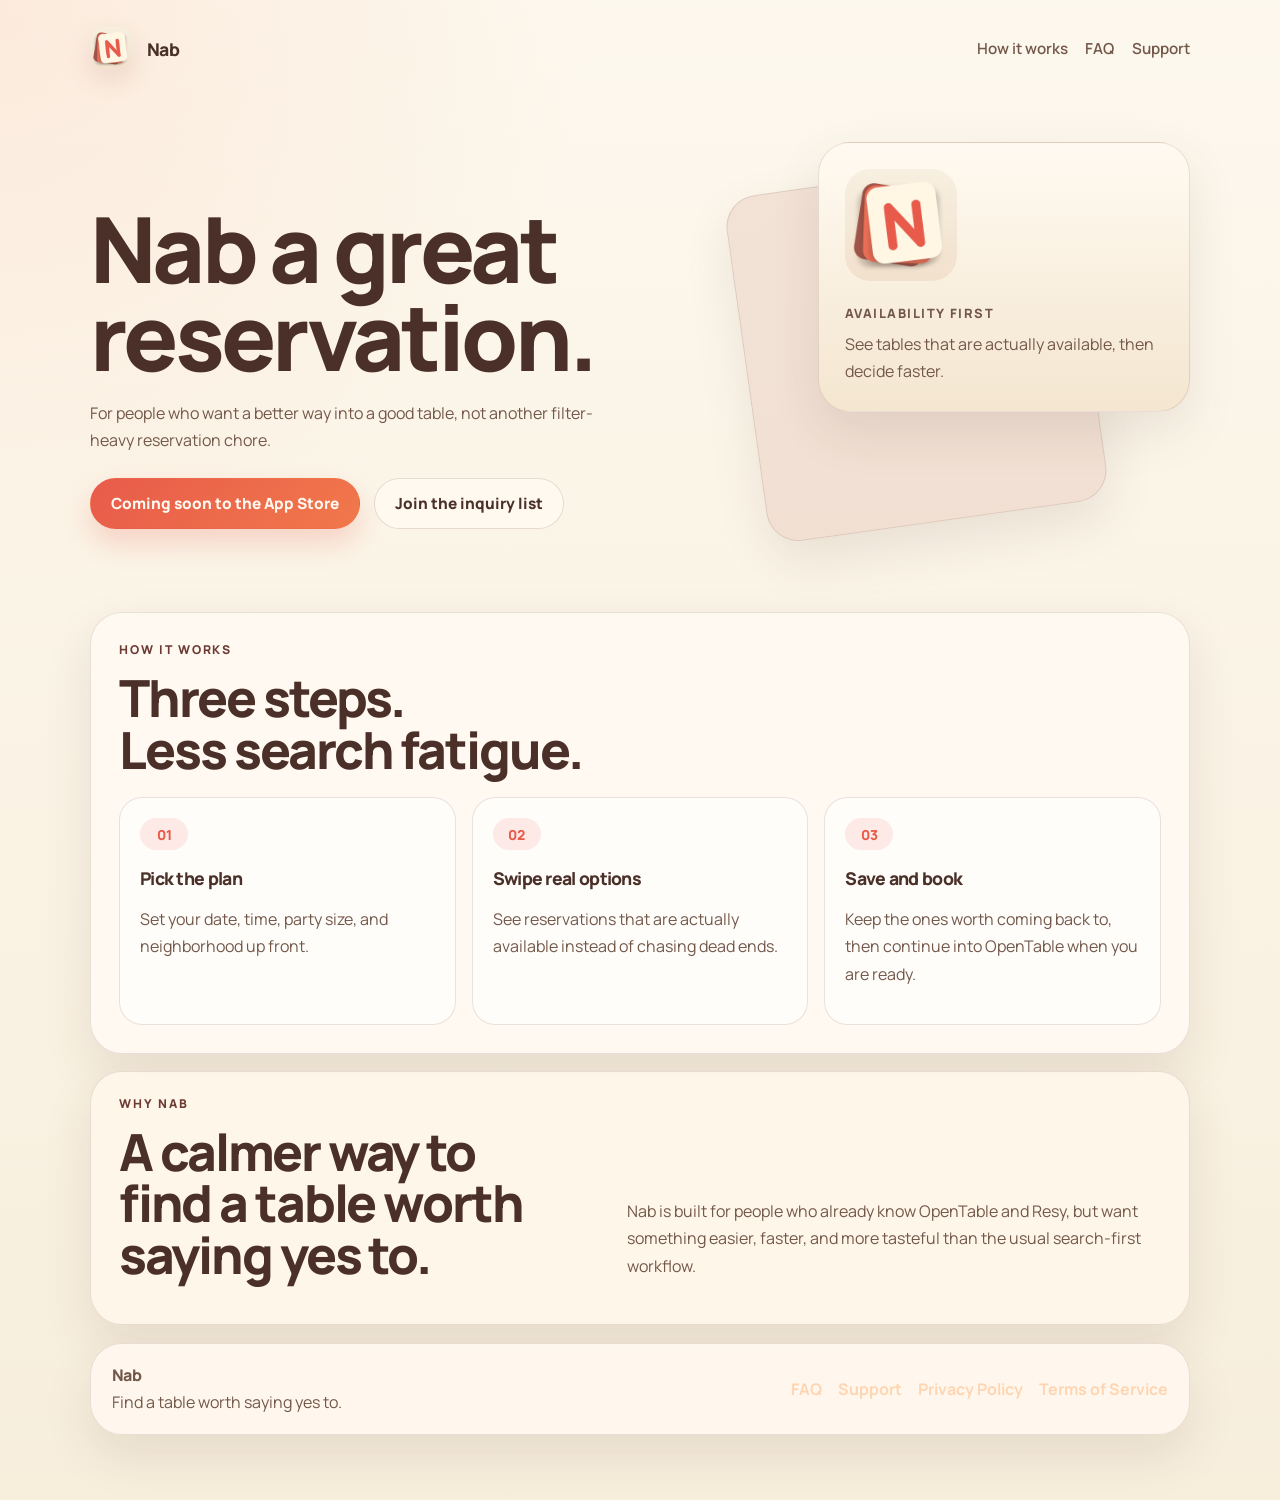
<file: index.html>
<!DOCTYPE html>
<html lang="en">
<head>
  <meta charset="UTF-8">
  <meta name="viewport" content="width=device-width, initial-scale=1.0">
  <title>Nab | Find Verified Restaurant Reservations</title>
  <meta
    name="description"
    content="Nab helps you find verified-available restaurant reservations without the usual search hunt. Swipe through real options, save the good ones, and finish booking through OpenTable."
  >
  <meta name="theme-color" content="#f7eedc">
  <meta property="og:title" content="Nab | Find Verified Restaurant Reservations">
  <meta
    property="og:description"
    content="A calmer, more tasteful way to find a restaurant reservation worth saying yes to."
  >
  <meta property="og:type" content="website">
  <meta property="og:url" content="https://nrtattrie.github.io/nab-landing-page/">
  <meta property="og:image" content="https://nrtattrie.github.io/nab-landing-page/assets/icon.png">
  <meta name="twitter:card" content="summary_large_image">
  <meta name="twitter:title" content="Nab | Find Verified Restaurant Reservations">
  <meta
    name="twitter:description"
    content="Find verified-available restaurant reservations without the usual search hunt."
  >
  <meta name="twitter:image" content="https://nrtattrie.github.io/nab-landing-page/assets/icon.png">
  <link rel="icon" type="image/png" href="assets/favicon.png">
  <link rel="preconnect" href="https://fonts.googleapis.com">
  <link rel="preconnect" href="https://fonts.gstatic.com" crossorigin>
  <link href="https://fonts.googleapis.com/css2?family=Manrope:wght@400;500;600;700;800&display=swap" rel="stylesheet">
  <link rel="stylesheet" href="styles.css">
</head>
<body>
  <div class="page-shell">
    <header class="site-header">
      <a class="brand" href="./index.html" aria-label="Nab home">
        <img src="assets/icon.png" alt="Nab app icon" class="brand-mark">
        <span>Nab</span>
      </a>
      <nav class="site-nav" aria-label="Primary">
        <a href="#how-it-works">How it works</a>
        <a href="./faq.html">FAQ</a>
        <a href="./support.html">Support</a>
      </nav>
    </header>

    <main>
      <section class="hero">
        <div class="hero-copy">
          <h1>Nab a great reservation.</h1>
          <p class="hero-note">
            For people who want a better way into a good table, not another filter-heavy reservation chore.
          </p>
          <div class="hero-actions">
            <a class="button button-primary" href="./support.html">Coming soon to the App Store</a>
            <a class="button button-secondary" href="mailto:nabreservations@gmail.com?subject=Nab%20launch%20updates">Join the inquiry list</a>
          </div>
        </div>

        <div class="hero-visual">
          <div class="hero-card hero-card-back"></div>
          <article class="hero-card hero-card-front">
            <img src="assets/icon.png" alt="Nab icon" class="hero-card-mark">
            <div class="hero-card-copy">
              <p class="hero-card-label">Availability first</p>
              <p>See tables that are actually available, then decide faster.</p>
            </div>
          </article>
        </div>
      </section>

      <section id="how-it-works" class="section section-soft">
        <div class="section-heading">
          <p class="eyebrow">How it works</p>
          <h2><span>Three steps.</span><span>Less search fatigue.</span></h2>
        </div>
        <div class="steps-grid">
          <article class="info-card">
            <span class="step-number">01</span>
            <h3>Pick the plan</h3>
            <p>Set your date, time, party size, and neighborhood up front.</p>
          </article>
          <article class="info-card">
            <span class="step-number">02</span>
            <h3>Swipe real options</h3>
            <p>See reservations that are actually available instead of chasing dead ends.</p>
          </article>
          <article class="info-card">
            <span class="step-number">03</span>
            <h3>Save and book</h3>
            <p>Keep the ones worth coming back to, then continue into OpenTable when you are ready.</p>
          </article>
        </div>
      </section>

      <section class="section section-plain section-tight">
        <div class="section-heading section-heading-split">
          <div>
            <p class="eyebrow">Why Nab</p>
            <h2>A calmer way to find a table worth saying yes to.</h2>
          </div>
          <p class="section-intro">
            Nab is built for people who already know OpenTable and Resy, but want something easier, faster, and more tasteful than the usual search-first workflow.
          </p>
        </div>
      </section>
    </main>

    <footer class="site-footer">
      <div>
        <p class="footer-title">Nab</p>
        <p>Find a table worth saying yes to.</p>
      </div>
      <div class="footer-links">
        <a href="./faq.html">FAQ</a>
        <a href="./support.html">Support</a>
        <a href="https://nrtattrie.github.io/nab-legal/privacy.html">Privacy Policy</a>
        <a href="https://nrtattrie.github.io/nab-legal/terms.html">Terms of Service</a>
      </div>
    </footer>
  </div>
</body>
</html>
</file>
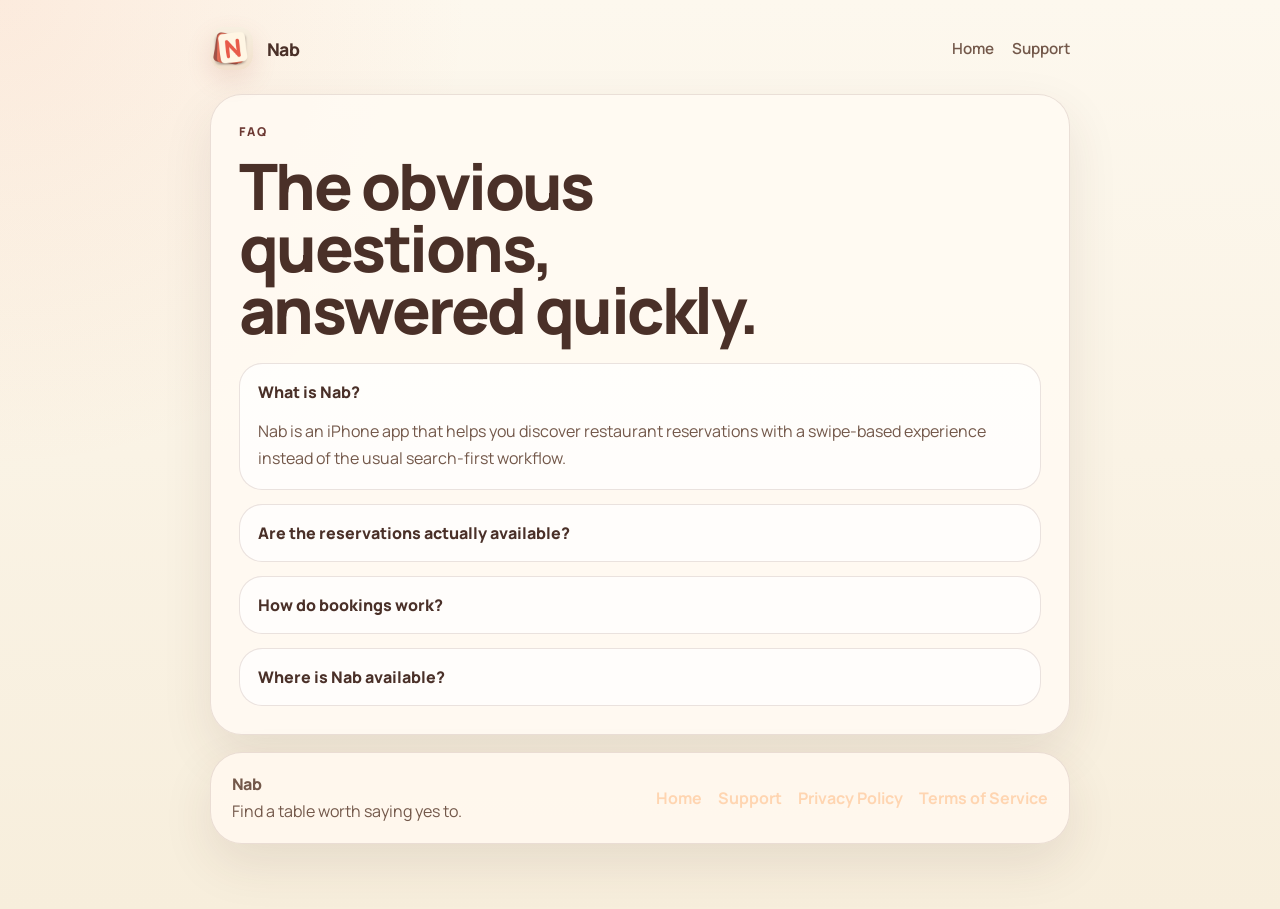
<file: faq.html>
<!DOCTYPE html>
<html lang="en">
<head>
  <meta charset="UTF-8">
  <meta name="viewport" content="width=device-width, initial-scale=1.0">
  <title>Nab FAQ</title>
  <meta
    name="description"
    content="Frequently asked questions about Nab, the iPhone app for finding verified restaurant reservations with less search fatigue."
  >
  <meta name="theme-color" content="#f7eedc">
  <link rel="icon" type="image/png" href="assets/favicon.png">
  <link rel="preconnect" href="https://fonts.googleapis.com">
  <link rel="preconnect" href="https://fonts.gstatic.com" crossorigin>
  <link href="https://fonts.googleapis.com/css2?family=Manrope:wght@400;500;600;700;800&display=swap" rel="stylesheet">
  <link rel="stylesheet" href="styles.css">
</head>
<body>
  <div class="page-shell page-shell-narrow">
    <header class="site-header">
      <a class="brand" href="./index.html" aria-label="Nab home">
        <img src="assets/icon.png" alt="Nab app icon" class="brand-mark">
        <span>Nab</span>
      </a>
      <nav class="site-nav" aria-label="Primary">
        <a href="./index.html">Home</a>
        <a href="./support.html">Support</a>
      </nav>
    </header>

    <main>
      <section class="section section-soft">
        <div class="section-heading">
          <p class="eyebrow">FAQ</p>
          <h1 class="page-title">The obvious questions, answered quickly.</h1>
        </div>
        <div class="faq-list">
          <details class="faq-item" open>
            <summary>What is Nab?</summary>
            <p>Nab is an iPhone app that helps you discover restaurant reservations with a swipe-based experience instead of the usual search-first workflow.</p>
          </details>
          <details class="faq-item">
            <summary>Are the reservations actually available?</summary>
            <p>Nab is built around showing tables that are available for the plan you picked, so the experience starts from live availability rather than generic restaurant browsing.</p>
          </details>
          <details class="faq-item">
            <summary>How do bookings work?</summary>
            <p>Nab helps you find and save a table, then continues into the live OpenTable booking flow to complete the reservation.</p>
          </details>
          <details class="faq-item">
            <summary>Where is Nab available?</summary>
            <p>Nab is currently built for iPhone.</p>
          </details>
        </div>
      </section>
    </main>

    <footer class="site-footer">
      <div>
        <p class="footer-title">Nab</p>
        <p>Find a table worth saying yes to.</p>
      </div>
      <div class="footer-links">
        <a href="./index.html">Home</a>
        <a href="./support.html">Support</a>
        <a href="https://nrtattrie.github.io/nab-legal/privacy.html">Privacy Policy</a>
        <a href="https://nrtattrie.github.io/nab-legal/terms.html">Terms of Service</a>
      </div>
    </footer>
  </div>
</body>
</html>
</file>
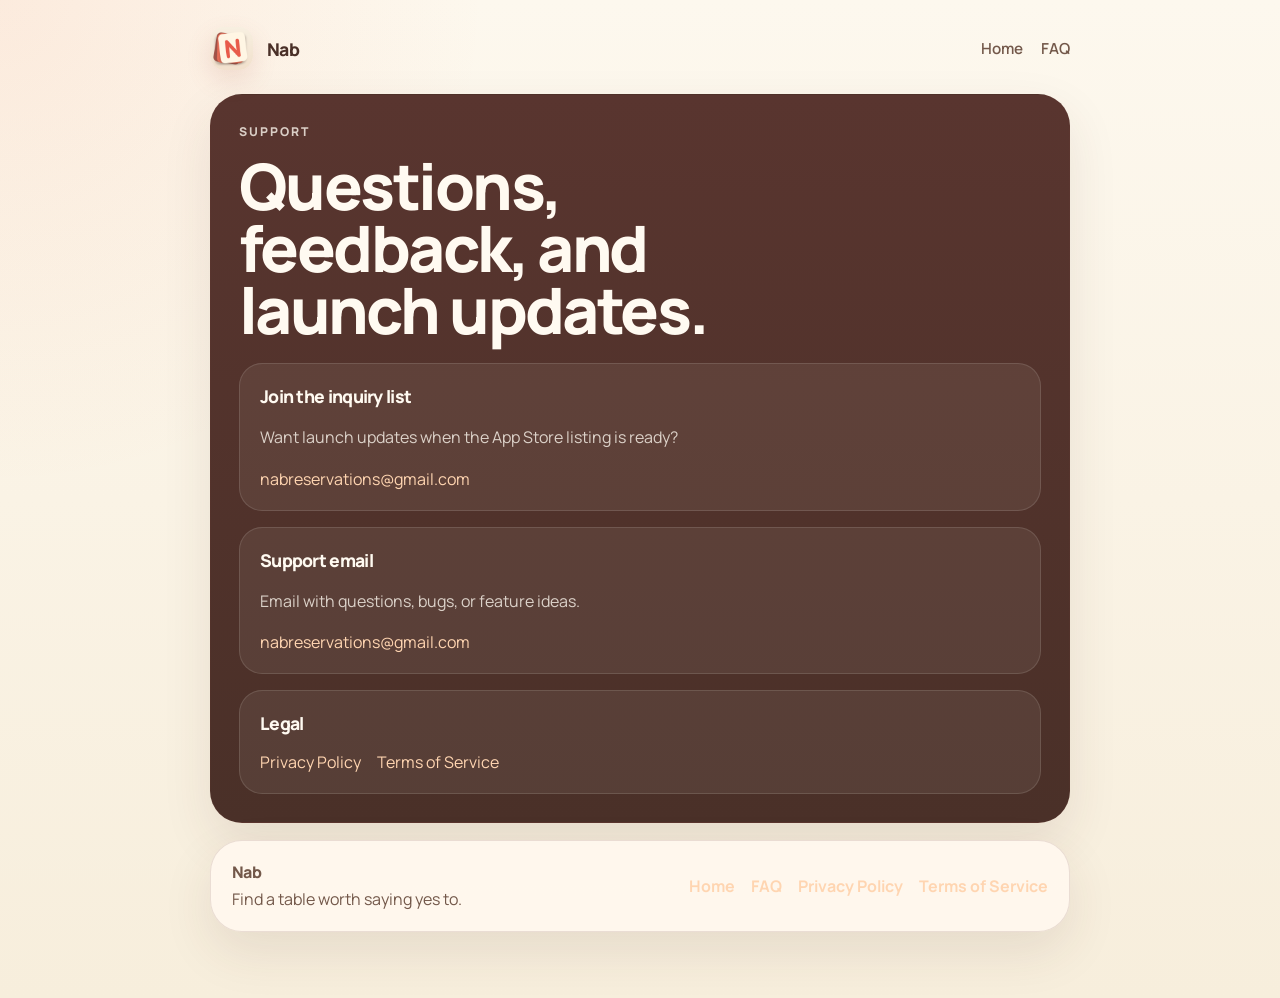
<file: support.html>
<!DOCTYPE html>
<html lang="en">
<head>
  <meta charset="UTF-8">
  <meta name="viewport" content="width=device-width, initial-scale=1.0">
  <title>Nab Support</title>
  <meta
    name="description"
    content="Support and legal links for Nab, plus a launch-updates email option."
  >
  <meta name="theme-color" content="#f7eedc">
  <link rel="icon" type="image/png" href="assets/favicon.png">
  <link rel="preconnect" href="https://fonts.googleapis.com">
  <link rel="preconnect" href="https://fonts.gstatic.com" crossorigin>
  <link href="https://fonts.googleapis.com/css2?family=Manrope:wght@400;500;600;700;800&display=swap" rel="stylesheet">
  <link rel="stylesheet" href="styles.css">
</head>
<body>
  <div class="page-shell page-shell-narrow">
    <header class="site-header">
      <a class="brand" href="./index.html" aria-label="Nab home">
        <img src="assets/icon.png" alt="Nab app icon" class="brand-mark">
        <span>Nab</span>
      </a>
      <nav class="site-nav" aria-label="Primary">
        <a href="./index.html">Home</a>
        <a href="./faq.html">FAQ</a>
      </nav>
    </header>

    <main>
      <section class="section section-footer-tone">
        <div class="section-heading">
          <p class="eyebrow">Support</p>
          <h1 class="page-title page-title-light">Questions, feedback, and launch updates.</h1>
        </div>

        <div class="support-stack">
          <article class="support-card">
            <h3>Join the inquiry list</h3>
            <p>Want launch updates when the App Store listing is ready?</p>
            <a class="text-link" href="mailto:nabreservations@gmail.com?subject=Nab%20launch%20updates">nabreservations@gmail.com</a>
          </article>
          <article class="support-card">
            <h3>Support email</h3>
            <p>Email with questions, bugs, or feature ideas.</p>
            <a class="text-link" href="mailto:nabreservations@gmail.com?subject=Nab%20feedback">nabreservations@gmail.com</a>
          </article>
          <article class="support-card">
            <h3>Legal</h3>
            <div class="legal-links">
              <a class="text-link" href="https://nrtattrie.github.io/nab-legal/privacy.html">Privacy Policy</a>
              <a class="text-link" href="https://nrtattrie.github.io/nab-legal/terms.html">Terms of Service</a>
            </div>
          </article>
        </div>
      </section>
    </main>

    <footer class="site-footer">
      <div>
        <p class="footer-title">Nab</p>
        <p>Find a table worth saying yes to.</p>
      </div>
      <div class="footer-links">
        <a href="./index.html">Home</a>
        <a href="./faq.html">FAQ</a>
        <a href="https://nrtattrie.github.io/nab-legal/privacy.html">Privacy Policy</a>
        <a href="https://nrtattrie.github.io/nab-legal/terms.html">Terms of Service</a>
      </div>
    </footer>
  </div>
</body>
</html>
</file>
<file: styles.css>
:root {
  --cream: #f7eedc;
  --coral: #e85b4a;
  --orange: #f1784b;
  --brown: #4a3028;
  --burgundy: #6d3a34;
  --clay: #b66556;
  --paper: #fffaf1;
  --ink-soft: #73584a;
  --line: rgba(109, 58, 52, 0.14);
  --shadow: 0 20px 50px rgba(74, 48, 40, 0.1);
  --max-width: 1100px;
  --max-width-narrow: 860px;
}

* {
  box-sizing: border-box;
}

html {
  scroll-behavior: smooth;
}

body {
  margin: 0;
  font-family: "Manrope", sans-serif;
  color: var(--brown);
  background:
    radial-gradient(circle at top left, rgba(241, 120, 75, 0.1), transparent 30%),
    linear-gradient(180deg, #fdf8ee 0%, #f7eedc 100%);
  min-height: 100vh;
}

img {
  display: block;
  max-width: 100%;
}

a {
  color: inherit;
  text-decoration: none;
}

.page-shell {
  width: min(calc(100% - 2rem), var(--max-width));
  margin: 0 auto;
  padding: 1.2rem 0 3rem;
}

.page-shell-narrow {
  width: min(calc(100% - 2rem), var(--max-width-narrow));
}

.site-header {
  display: flex;
  align-items: center;
  justify-content: space-between;
  gap: 1rem;
  padding: 0.5rem 0 1.5rem;
}

.brand {
  display: inline-flex;
  align-items: center;
  gap: 0.85rem;
  font-size: 1.1rem;
  font-weight: 800;
  letter-spacing: -0.02em;
}

.brand-mark {
  width: 2.7rem;
  height: 2.7rem;
  border-radius: 0.9rem;
  box-shadow: 0 10px 24px rgba(182, 101, 86, 0.16);
}

.site-nav {
  display: flex;
  flex-wrap: wrap;
  gap: 1.1rem;
  color: var(--ink-soft);
  font-size: 0.95rem;
  font-weight: 600;
}

.site-nav a:hover,
.site-nav a:focus-visible,
.text-link:hover,
.text-link:focus-visible,
.footer-links a:hover,
.footer-links a:focus-visible {
  color: var(--coral);
}

.hero {
  display: grid;
  grid-template-columns: minmax(0, 1.1fr) minmax(0, 0.9fr);
  gap: 2.5rem;
  align-items: center;
  padding: 3rem 0 1.35rem;
}

.eyebrow {
  margin: 0 0 0.9rem;
  color: var(--burgundy);
  font-size: 0.76rem;
  font-weight: 800;
  letter-spacing: 0.16em;
  text-transform: uppercase;
}

h1,
h2,
h3,
.footer-title {
  margin: 0;
  letter-spacing: -0.04em;
}

h1 {
  max-width: 9ch;
  font-size: clamp(3rem, 8vw, 5.7rem);
  line-height: 0.97;
  font-weight: 800;
}

h2 {
  max-width: 12ch;
  font-size: clamp(2rem, 4.8vw, 3.2rem);
  line-height: 1;
  font-weight: 800;
}

#how-it-works h2 span {
  display: block;
  white-space: nowrap;
}

h3 {
  margin-bottom: 0.7rem;
  font-size: 1.1rem;
  font-weight: 800;
}

.page-title {
  max-width: 14ch;
  font-size: clamp(2.2rem, 6vw, 4rem);
}

.page-title-light {
  color: var(--paper);
}

.section-intro,
.info-card p,
.faq-item p,
.support-card p,
.site-footer p,
.hero-card-copy p {
  color: var(--ink-soft);
  line-height: 1.7;
}

.hero-note {
  max-width: 34rem;
  margin: 1.2rem 0 0;
  color: var(--ink-soft);
  line-height: 1.7;
}

.hero-actions {
  display: flex;
  flex-wrap: wrap;
  gap: 0.9rem;
  margin: 1.5rem 0 0;
}

.button {
  display: inline-flex;
  align-items: center;
  justify-content: center;
  min-height: 3.2rem;
  padding: 0.85rem 1.25rem;
  border: 1px solid transparent;
  border-radius: 999px;
  font-size: 0.96rem;
  font-weight: 800;
  transition: transform 180ms ease, box-shadow 180ms ease;
}

.button:hover,
.button:focus-visible {
  transform: translateY(-2px);
}

.button-primary {
  color: var(--paper);
  background: linear-gradient(135deg, var(--coral) 0%, var(--orange) 100%);
  box-shadow: 0 14px 28px rgba(232, 91, 74, 0.22);
}

.button-secondary {
  color: var(--brown);
  background: rgba(255, 250, 241, 0.82);
  border-color: rgba(109, 58, 52, 0.16);
}

.hero-visual {
  position: relative;
  min-height: 28rem;
}

.hero-card {
  position: absolute;
  border: 1px solid var(--line);
  border-radius: 2rem;
  box-shadow: var(--shadow);
}

.hero-card-back {
  top: 2rem;
  left: 2rem;
  width: 72%;
  height: 78%;
  background: rgba(182, 101, 86, 0.14);
  transform: rotate(-8deg);
}

.hero-card-front {
  right: 0;
  top: 0;
  width: 78%;
  padding: 1.6rem;
  background: linear-gradient(180deg, #fffaf1 0%, #f4e6d0 100%);
}

.hero-card-mark {
  width: 7rem;
  height: 7rem;
  margin-bottom: 1.4rem;
  border-radius: 1.6rem;
}

.hero-card-label {
  margin: 0 0 0.35rem;
  color: var(--coral);
  font-size: 0.8rem;
  font-weight: 800;
  letter-spacing: 0.12em;
  text-transform: uppercase;
}

.hero-card-copy p:last-child {
  margin: 0;
}

.section,
.site-footer {
  margin-bottom: 1.1rem;
  border: 1px solid var(--line);
  border-radius: 2rem;
  box-shadow: var(--shadow);
}

.section {
  padding: 1.75rem;
}

.section-soft {
  background: rgba(255, 250, 242, 0.92);
}

.section-plain {
  background: rgba(255, 247, 235, 0.92);
}

.section-tight {
  padding-top: 1.4rem;
  padding-bottom: 1.4rem;
}

.section-footer-tone {
  background: linear-gradient(180deg, #59352f 0%, #4a3028 100%);
  color: var(--paper);
}

.section-heading {
  margin-bottom: 1.4rem;
}

.section-heading-split {
  display: grid;
  grid-template-columns: minmax(0, 0.95fr) minmax(0, 1.05fr);
  gap: 1.5rem;
  align-items: end;
}

.section-intro {
  margin: 0;
}

.section-intro-light,
.section-footer-tone .eyebrow,
.section-footer-tone .support-card p,
.section-footer-tone .section-intro {
  color: rgba(255, 250, 241, 0.78);
}

.steps-grid,
.support-grid {
  display: grid;
  gap: 1rem;
}

.steps-grid {
  grid-template-columns: repeat(3, minmax(0, 1fr));
}

.support-grid-compact {
  grid-template-columns: repeat(2, minmax(0, 1fr));
}

.support-stack {
  display: grid;
  gap: 1rem;
}

.info-card,
.faq-item,
.support-card {
  border: 1px solid var(--line);
  border-radius: 1.45rem;
}

.info-card,
.support-card {
  padding: 1.25rem;
  background: rgba(255, 255, 255, 0.62);
}

.step-number {
  display: inline-flex;
  align-items: center;
  justify-content: center;
  min-width: 3rem;
  min-height: 2rem;
  margin-bottom: 1rem;
  padding: 0 0.8rem;
  border-radius: 999px;
  background: rgba(232, 91, 74, 0.12);
  color: var(--coral);
  font-size: 0.86rem;
  font-weight: 800;
}

.faq-list {
  display: grid;
  gap: 0.9rem;
}

.faq-item {
  padding: 1.05rem 1.15rem;
  background: rgba(255, 255, 255, 0.68);
}

.faq-item summary {
  cursor: pointer;
  list-style: none;
  font-size: 1rem;
  font-weight: 800;
}

.faq-item summary::-webkit-details-marker {
  display: none;
}

.faq-item p {
  margin: 0.9rem 0 0;
}

.section-footer-tone .support-card {
  border-color: rgba(255, 250, 241, 0.12);
  background: rgba(255, 250, 241, 0.07);
}

.section-footer-tone .support-card h3 {
  color: var(--paper);
}

.section-footer-tone .text-link,
.footer-links a {
  color: #ffd5b1;
}

.legal-links {
  display: flex;
  flex-wrap: wrap;
  gap: 1rem;
  margin-top: 1rem;
}

.site-footer {
  display: flex;
  align-items: center;
  justify-content: space-between;
  gap: 1rem;
  padding: 1.1rem 1.3rem;
  background: rgba(255, 248, 238, 0.94);
}

.footer-title {
  margin-bottom: 0.35rem;
  font-size: 1rem;
  font-weight: 800;
}

.site-footer p {
  margin: 0;
}

.footer-links {
  display: flex;
  flex-wrap: wrap;
  gap: 1rem;
  font-weight: 700;
}

@media (max-width: 980px) {
  .hero,
  .section-heading-split,
  .steps-grid,
  .support-grid-compact,
  .site-footer {
    grid-template-columns: 1fr;
  }

  .site-footer {
    display: grid;
  }
}

@media (max-width: 760px) {
  .page-shell,
  .page-shell-narrow {
    width: min(calc(100% - 1rem), var(--max-width));
    padding-top: 0.8rem;
  }

  .site-header {
    flex-direction: column;
    align-items: flex-start;
    padding-bottom: 1rem;
  }

  .hero {
    padding-top: 2rem;
    padding-bottom: 1rem;
  }

  .hero-visual {
    min-height: 22rem;
  }

  .hero-card-back {
    top: 1.8rem;
    left: 1rem;
    width: 72%;
    height: 74%;
  }

  .hero-card-front {
    width: 82%;
    padding: 1.25rem;
  }

  .hero-card-mark {
    width: 5.5rem;
    height: 5.5rem;
    margin-bottom: 1rem;
  }

  .section {
    padding: 1.25rem;
  }

  h1 {
    font-size: clamp(2.6rem, 14vw, 4.2rem);
  }

  h2,
  .page-title {
    font-size: clamp(1.8rem, 10vw, 3rem);
  }
}
</file>
